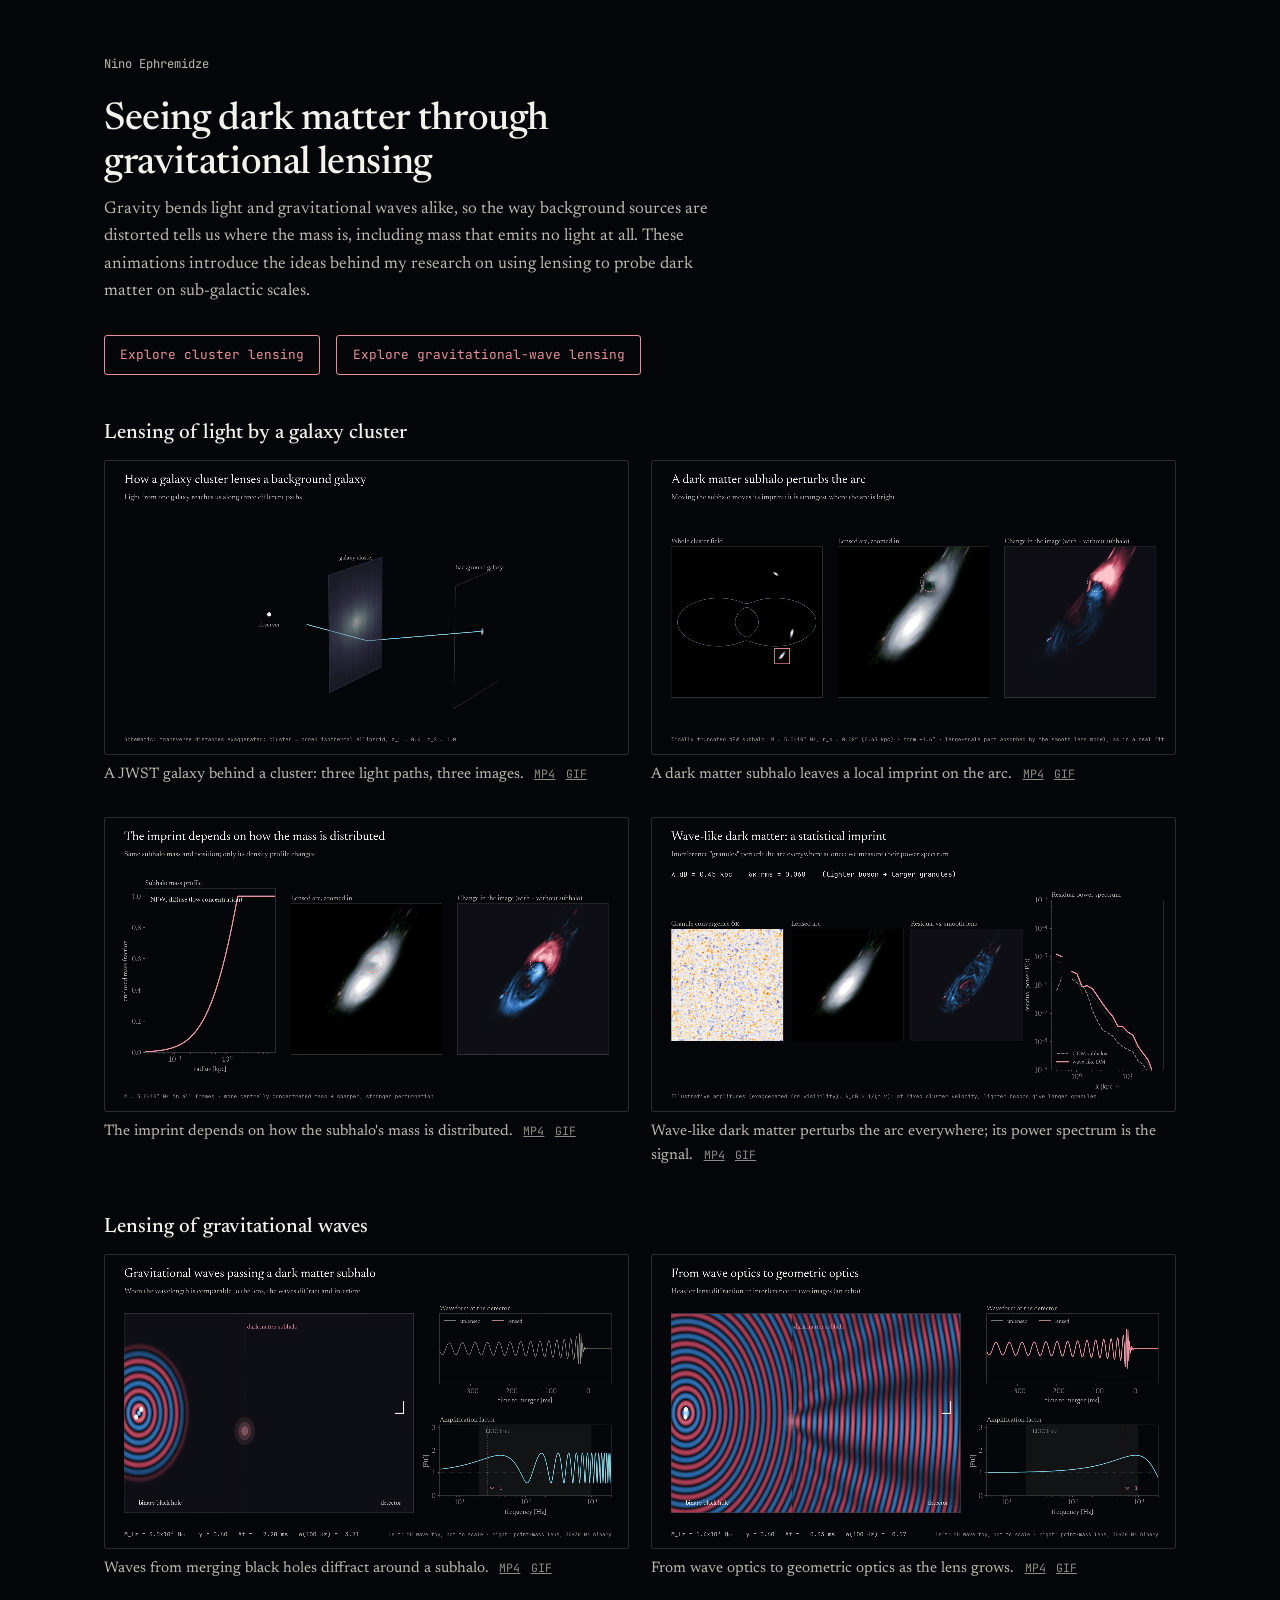
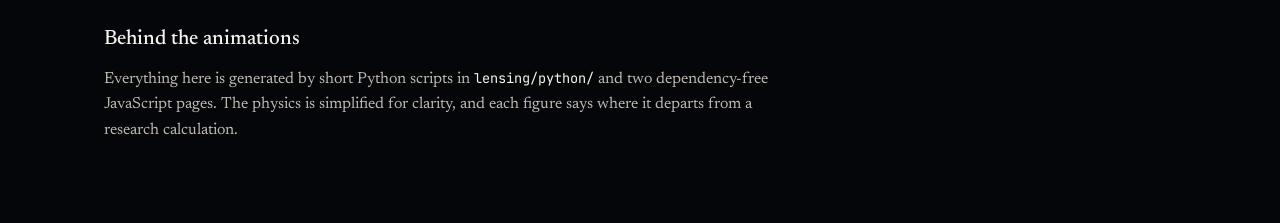
<file: lensing/index.html>
<!DOCTYPE html>
<html lang="en">
<head>
<meta charset="utf-8">
<meta name="viewport" content="width=device-width, initial-scale=1">
<title>Lensing visualizations · Nino Ephremidze</title>
<meta name="description" content="Animations and interactive pages showing how galaxy clusters lens background galaxies, how dark matter perturbs lensed images, and how gravitational waves are lensed in the wave-optics regime.">
<link rel="preconnect" href="https://fonts.googleapis.com">
<link rel="preconnect" href="https://fonts.gstatic.com" crossorigin>
<link href="https://fonts.googleapis.com/css2?family=Newsreader:ital,opsz,wght@0,6..72,400;0,6..72,500;1,6..72,400&family=JetBrains+Mono:wght@400;500&display=swap" rel="stylesheet">
<link rel="stylesheet" href="lensing.css">
</head>
<body>
<main class="wrap">
  <a class="crumb" href="../">Nino Ephremidze</a>
  <h1>Seeing dark matter through gravitational lensing</h1>
  <div class="lede">
    <p>Gravity bends light and gravitational waves alike, so the way background sources are
      distorted tells us where the mass is, including mass that emits no light at all. These
      animations introduce the ideas behind my research on using lensing to probe dark matter on
      sub-galactic scales.</p>
  </div>
  <div class="cta">
    <a href="cluster.html">Explore cluster lensing</a>
    <a href="gw.html">Explore gravitational-wave lensing</a>
  </div>

  <h2>Lensing of light by a galaxy cluster</h2>
  <div class="gallery">
    <figure>
      <video autoplay muted loop playsinline preload="metadata" aria-label="Light from a background galaxy is bent by a galaxy cluster into three images"><source src="video/cluster_raytracing.mp4" type="video/mp4"><source src="video/cluster_raytracing.webm" type="video/webm"></video>
      <figcaption>A JWST galaxy behind a cluster: three light paths, three images. <a href="video/cluster_raytracing.mp4" download>MP4</a> <a href="gifs/cluster_raytracing.gif" download>GIF</a></figcaption>
    </figure>
    <figure>
      <video autoplay muted loop playsinline preload="metadata" aria-label="A dark matter subhalo moving across a lensed arc, with the change it imprints on the image"><source src="video/cluster_subhalo_move.mp4" type="video/mp4"><source src="video/cluster_subhalo_move.webm" type="video/webm"></video>
      <figcaption>A dark matter subhalo leaves a local imprint on the arc. <a href="video/cluster_subhalo_move.mp4" download>MP4</a> <a href="gifs/cluster_subhalo_move.gif" download>GIF</a></figcaption>
    </figure>
    <figure>
      <video autoplay muted loop playsinline preload="metadata" aria-label="The same subhalo with its density profile changing from diffuse to cored to point-like"><source src="video/cluster_subhalo_profile.mp4" type="video/mp4"><source src="video/cluster_subhalo_profile.webm" type="video/webm"></video>
      <figcaption>The imprint depends on how the subhalo's mass is distributed. <a href="video/cluster_subhalo_profile.mp4" download>MP4</a> <a href="gifs/cluster_subhalo_profile.gif" download>GIF</a></figcaption>
    </figure>
    <figure>
      <video autoplay muted loop playsinline preload="metadata" aria-label="Granular wave-like dark matter perturbing a lensed arc, with the residual power spectrum"><source src="video/cluster_wave_dm.mp4" type="video/mp4"><source src="video/cluster_wave_dm.webm" type="video/webm"></video>
      <figcaption>Wave-like dark matter perturbs the arc everywhere; its power spectrum is the signal. <a href="video/cluster_wave_dm.mp4" download>MP4</a> <a href="gifs/cluster_wave_dm.gif" download>GIF</a></figcaption>
    </figure>
  </div>

  <h2>Lensing of gravitational waves</h2>
  <div class="gallery">
    <figure>
      <video autoplay muted loop playsinline preload="metadata" aria-label="Gravitational waves from merging black holes diffracting around a dark matter subhalo, with the lensed waveform"><source src="video/gw_lensing_intro.mp4" type="video/mp4"><source src="video/gw_lensing_intro.webm" type="video/webm"></video>
      <figcaption>Waves from merging black holes diffract around a subhalo. <a href="video/gw_lensing_intro.mp4" download>MP4</a> <a href="gifs/gw_lensing_intro.gif" download>GIF</a></figcaption>
    </figure>
    <figure>
      <video autoplay muted loop playsinline preload="metadata" aria-label="As the lens mass grows the signal goes from unchanged, to beating, to two copies"><source src="video/gw_lensing_scan.mp4" type="video/mp4"><source src="video/gw_lensing_scan.webm" type="video/webm"></video>
      <figcaption>From wave optics to geometric optics as the lens grows. <a href="video/gw_lensing_scan.mp4" download>MP4</a> <a href="gifs/gw_lensing_scan.gif" download>GIF</a></figcaption>
    </figure>
  </div>

  <h2>Behind the animations</h2>
  <div class="notes">
    <p>Everything here is generated by short Python scripts in <code>lensing/python/</code> and two
      dependency-free JavaScript pages. The physics is simplified for clarity, and each figure says
      where it departs from a research calculation.</p>
  </div>
</main>
<dialog class="lightbox" id="lightbox" aria-label="Enlarged animation">
  <button class="lb-close" type="button" aria-label="Close">&times;</button>
  <video muted loop playsinline></video>
  <p class="lb-cap"></p>
</dialog>
<script>
// Click an animation to view it almost full screen; click anywhere or press Esc to close.
(() => {
  const dlg = document.getElementById('lightbox'), big = dlg.querySelector('video'), cap = dlg.querySelector('.lb-cap');
  document.querySelectorAll('.gallery video').forEach(v => {
    v.tabIndex = 0;
    v.setAttribute('role', 'button');
    const open = () => {
      big.src = v.currentSrc || v.src; big.setAttribute('aria-label', v.getAttribute('aria-label'));
      big.currentTime = v.currentTime;
      cap.textContent = v.closest('figure').querySelector('figcaption').firstChild.textContent.trim();
      dlg.showModal();
      big.play().catch(() => {});
    };
    v.addEventListener('click', open);
    v.addEventListener('keydown', e => { if (e.key === 'Enter' || e.key === ' ') { e.preventDefault(); open(); } });
  });
  dlg.addEventListener('click', () => dlg.close());
  dlg.addEventListener('close', () => { big.pause(); big.removeAttribute('src'); big.load(); });
})();
</script>
</body>
</html>
</file>
<file: lensing/lensing.css>
/* Shared styles for the lensing visualizations — tokens copied from ../index.html */
:root{
  --paper:#05060A; --panel:#0E0F15; --ink:#F4F2EC; --muted:#BDB9B0; --faint:#8E8B84;
  --line:rgba(244,242,236,.16); --accent:#E8919E; --accent-soft:rgba(232,145,158,.1);
  --cyan:#7FD3E6; --gold:#E8C27A;
  --serif:"Newsreader", Georgia, "Times New Roman", serif;
  --mono:"JetBrains Mono", ui-monospace, Menlo, monospace;
}
*{ box-sizing:border-box; }
body{
  margin:0; background:var(--paper); color:var(--ink);
  font-family:var(--serif); font-size:1.0625rem; line-height:1.62;
  -webkit-font-smoothing:antialiased;
}
a{ color:inherit; }
a:hover{ color:var(--accent); }
.wrap{ max-width:72rem; margin:0 auto; padding:clamp(1.8rem,4vw,3.2rem) clamp(1.2rem,4vw,2.5rem) 4rem; }
.crumb{ font-family:var(--mono); font-size:.76rem; color:var(--muted); text-decoration:none; }
h1{ font-size:clamp(1.7rem,3.4vw,2.4rem); font-weight:500; line-height:1.15; letter-spacing:-.01em; margin:1.2rem 0 .6rem; max-width:40rem; }
h2{ font-size:1.3rem; font-weight:500; margin:2.6rem 0 .6rem; }
.lede{ color:var(--muted); max-width:39rem; margin:0 0 1.8rem; }
.lede p{ margin:0 0 .8rem; }

/* panels */
.stage{ display:grid; gap:1rem; }
.stage.four{ grid-template-columns:repeat(2, minmax(0,1fr)); }
.panel{ margin:0; }
.panel canvas{ width:100%; height:auto; display:block; background:#000; border:1px solid var(--line); border-radius:3px; touch-action:none; }
.panel figcaption{ font-family:var(--mono); font-size:.72rem; color:var(--muted); margin:0 0 .4rem; display:flex; justify-content:space-between; gap:1rem; }
.panel figcaption span:last-child{ color:var(--faint); }
canvas.drag{ cursor:grab; }
canvas.drag:active{ cursor:grabbing; }
canvas.pick{ cursor:crosshair; }

/* controls */
.controls{
  margin-top:1.4rem; padding:1.1rem 1.2rem; border:1px solid var(--line); border-radius:4px;
  background:rgba(14,15,21,.7); display:grid; gap:.9rem 2rem; grid-template-columns:repeat(auto-fit, minmax(15rem,1fr));
}
.ctl{ font-family:var(--mono); font-size:.74rem; color:var(--muted); }
.ctl label{ display:flex; justify-content:space-between; margin-bottom:.3rem; }
.ctl output{ color:var(--accent); font-variant-numeric:tabular-nums; }
.ctl input[type=range]{ width:100%; accent-color:var(--accent); margin:0; }
.ctl select, .ctl button, .ctl .file{
  font:inherit; color:var(--ink); background:var(--panel); border:1px solid var(--line);
  border-radius:3px; padding:.35rem .6rem;
}
.ctl button{ cursor:pointer; }
.ctl button:hover, .ctl .file:hover{ border-color:var(--accent); color:var(--accent); }
.seg{ display:flex; gap:0; }
.seg button{ border-radius:0; flex:1; white-space:nowrap; }
.seg button:first-child{ border-radius:3px 0 0 3px; }
.seg button:last-child{ border-radius:0 3px 3px 0; }
.seg button[aria-pressed="true"]{ background:var(--accent-soft); border-color:var(--accent); color:var(--accent); }
.file input{ display:none; }
.hint{ font-family:var(--mono); font-size:.7rem; color:var(--faint); margin:.8rem 0 0; }
.readout{ font-family:var(--mono); font-size:.74rem; color:var(--muted); display:flex; flex-wrap:wrap; gap:.4rem 1.6rem; margin-top:.9rem; }
.readout b{ color:var(--accent); font-weight:400; }
[hidden]{ display:none !important; }
:focus-visible{ outline:2px solid var(--accent); outline-offset:2px; }

.notes{ max-width:42rem; color:var(--muted); font-size:1rem; }
.notes p{ margin:0 0 .9rem; }
.notes code{ font-family:var(--mono); font-size:.85em; color:var(--ink); }

/* gallery */
.gallery{ display:grid; grid-template-columns:repeat(auto-fit, minmax(min(26rem,100%),1fr)); gap:1.8rem 1.4rem; }
.gallery figure{ margin:0; }
.gallery video{ width:100%; height:auto; aspect-ratio:16/9; display:block; background:var(--paper); border:1px solid var(--line); border-radius:3px; cursor:pointer; transition:border-color .15s; }
.gallery video:hover{ border-color:var(--accent); }
.gallery figcaption{ margin-top:.5rem; color:var(--muted); font-size:.95rem; }
.gallery figcaption a{ font-family:var(--mono); font-size:.72rem; color:var(--faint); margin-left:.4rem; }
.cta{ display:flex; flex-wrap:wrap; gap:1rem; margin:0 0 2.4rem; }
.cta a{
  font-family:var(--mono); font-size:.8rem; text-decoration:none; color:var(--accent);
  border:1px solid var(--accent); border-radius:3px; padding:.55rem .95rem;
}
.cta a:hover{ background:var(--accent-soft); }

/* lightbox */
.lightbox{
  position:fixed; inset:0; width:100%; height:100%; max-width:none; max-height:none; margin:0; padding:2.5vh 2.5vw;
  border:0; background:transparent; color:var(--ink); cursor:zoom-out;
  display:flex; flex-direction:column; align-items:center; justify-content:center; gap:.8rem;
}
.lightbox:not([open]){ display:none; }
.lightbox::backdrop{ background:rgba(5,6,10,.92); }
.lightbox video{ width:100%; height:auto; max-height:88vh; object-fit:contain; }
.lb-cap{ margin:0; flex:none; color:var(--muted); font-size:.95rem; text-align:center; max-width:60rem; }
.lb-close{
  position:fixed; top:1rem; right:1.2rem; font:inherit; font-size:2rem; line-height:1;
  color:var(--muted); background:none; border:0; cursor:pointer; padding:.2rem .5rem;
}
.lb-close:hover{ color:var(--accent); }

@media (max-width:720px){ .stage.four{ grid-template-columns:1fr; } }
</file>
